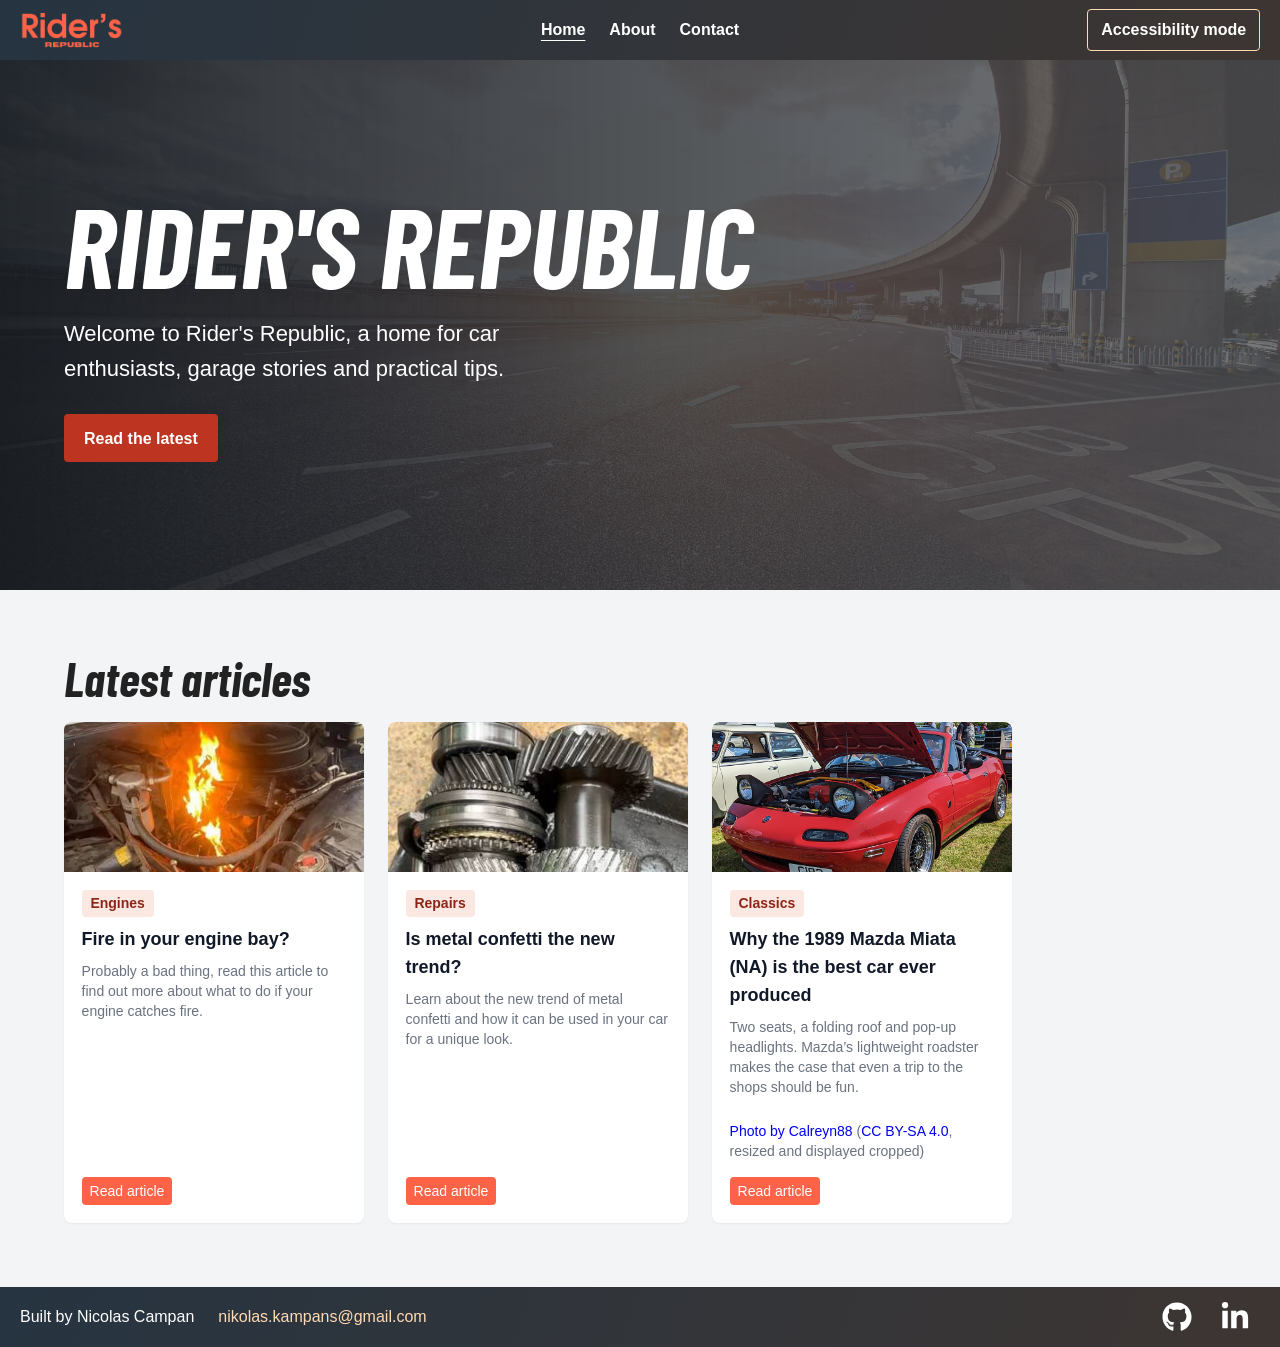
<file: index.html>
<!DOCTYPE html>

<html lang="en">

	<head>

		<link rel="stylesheet" href="assets/css/site.css">
		<script src="assets/js/accessibility.js" defer></script>
		<script src="assets/js/footer.js" defer></script>
		<meta charset="UTF-8">
		<meta name="viewport" content="width=device-width, initial-scale=1.0">

		<link rel="stylesheet" href="https://fonts.googleapis.com/css2?family=Barlow+Condensed:ital,wght@1,700&display=swap">

		<title>Rider's Republic</title> <!-- This is a title bar -->

	</head>

	<body>
		<header>
			<img src="assets/images/logo.png" alt="Riders Republic logo" class="logo">
			<nav aria-label="Main navigation">
				<a href="index.html" aria-current="page">Home</a>
				<a href="about.html">About</a>
				<a href="contact.html">Contact</a>
			</nav>
			<button type="button" class="accessibility-toggle" aria-pressed="false" hidden>Accessibility mode</button>
		</header>

		<main class="home-main">
			<section class="hero" aria-labelledby="home-title">
				<div class="page-width">
					<h1 id="home-title">Rider's Republic</h1>
					<p>Welcome to Rider's Republic, a home for car enthusiasts, garage stories and practical tips.</p>
					<a class="hero-button" href="#latest">Read the latest</a>
				</div>
			</section>

			<section class="page-width latest" id="latest" aria-labelledby="latest-title">
				<h2 id="latest-title">Latest articles</h2>
				<div class="cards">
					<div class="card"> <!-- From Uiverse.io by Yaya12085 -->
						<div class="image"> <img src="assets/images/engine-bay.jpeg" alt="Flames in a car's engine bay. Meme caption: Engine light came on, any idea what it is?"> </div>
						<div class="content">
							<span class="topic">Engines</span>
							<h2 class="title">
								Fire in your engine bay?
							</h2>

							<p class="desc">
								Probably a bad thing, read this article to find out more about what to do if your engine catches fire.
							</p>

							<a class="action" href="#">Read article</a>
						</div>
					</div>

					<div class="card"> <!-- From Uiverse.io by Yaya12085 -->
						<div class="image"> <img src="assets/images/metalconfetti.jpeg" alt="Damaged gearbox gears with chipped teeth and metal fragments"> </div>
						<div class="content">
							<span class="topic">Repairs</span>
							<h2 class="title">
								Is metal confetti the new trend?
							</h2>

							<p class="desc">
								Learn about the new trend of metal confetti and how it can be used in your car for a unique look.
							</p>

							<a class="action" href="#">Read article</a>
						</div>
					</div>

					<article class="card" id="miata-card">
						<!-- Photo credit: Calreyn88, https://commons.wikimedia.org/wiki/File:1989_Mazda_MX-5_1.6i.jpg (CC BY-SA 4.0, https://creativecommons.org/licenses/by-sa/4.0/) -->
						<div class="image">
							<img class="miata-photo" src="assets/images/mazda-miata-na.jpg" alt="Red first-generation Mazda MX-5 with its pop-up headlights raised and bonnet open">
						</div>
						<div class="content">
							<span class="topic">Classics</span>
							<h2 class="title">Why the 1989 Mazda Miata (NA) is the best car ever produced</h2>
							<p class="desc">Two seats, a folding roof and pop-up headlights. Mazda&rsquo;s lightweight roadster makes the case that even a trip to the shops should be fun.</p>
							<p class="desc"><a href="https://commons.wikimedia.org/wiki/File:1989_Mazda_MX-5_1.6i.jpg">Photo by Calreyn88</a> (<a href="https://creativecommons.org/licenses/by-sa/4.0/">CC BY-SA 4.0</a>, resized and displayed cropped)</p>
							<a class="action" href="mazda-miata.html">Read article</a>
						</div>
					</article>
				</div>
			</section>
		</main>

		<footer>
			<div class="footer-content">
				<p>Built by Nicolas Campan</p>
				<p><a href="mailto:nikolas.kampans@gmail.com">nikolas.kampans@gmail.com</a></p>
			</div>

			<a class="footer-commit" hidden></a>

			<div class="cardlink">
				<a class="social-link1"
					href="https://github.com/kampans/WebDev_Project_John"
					target="_blank"
					rel="noopener noreferrer"
					aria-label="Rider's Republic source code on GitHub (opens in a new tab)">
					<svg aria-hidden="true" focusable="false" xmlns="http://www.w3.org/2000/svg" fill="#fff" height="1em" viewBox="0 0 496 512"><path d="M165.9 397.4c0 2-2.3 3.6-5.2 3.6-3.3.3-5.6-1.3-5.6-3.6 0-2 2.3-3.6 5.2-3.6 3-.3 5.6 1.3 5.6 3.6zm-31.1-4.5c-.7 2 1.3 4.3 4.3 4.9 2.6 1 5.6 0 6.2-2s-1.3-4.3-4.3-5.2c-2.6-.7-5.5.3-6.2 2.3zm44.2-1.7c-2.9.7-4.9 2.6-4.6 4.9.3 2 2.9 3.3 5.9 2.6 2.9-.7 4.9-2.6 4.6-4.6-.3-1.9-3-3.2-5.9-2.9zM244.8 8C106.1 8 0 113.3 0 252c0 110.9 69.8 205.8 169.5 239.2 12.8 2.3 17.3-5.6 17.3-12.1 0-6.2-.3-40.4-.3-61.4 0 0-70 15-84.7-29.8 0 0-11.4-29.1-27.8-36.6 0 0-22.9-15.7 1.6-15.4 0 0 24.9 2 38.6 25.8 21.9 38.6 58.6 27.5 72.9 20.9 2.3-16 8.8-27.1 16-33.7-55.9-6.2-112.3-14.3-112.3-110.5 0-27.5 7.6-41.3 23.6-58.9-2.6-6.5-11.1-33.3 2.6-67.9 20.9-6.5 69 27 69 27 20-5.6 41.5-8.5 62.8-8.5s42.8 2.9 62.8 8.5c0 0 48.1-33.6 69-27 13.7 34.7 5.2 61.4 2.6 67.9 16 17.7 25.8 31.5 25.8 58.9 0 96.5-58.9 104.2-114.8 110.5 9.2 7.9 17 22.9 17 46.4 0 33.7-.3 75.4-.3 83.6 0 6.5 4.6 14.4 17.3 12.1C428.2 457.8 496 362.9 496 252 496 113.3 383.5 8 244.8 8zM97.2 352.9c-1.3 1-1 3.3.7 5.2 1.6 1.6 3.9 2.3 5.2 1 1.3-1 1-3.3-.7-5.2-1.6-1.6-3.9-2.3-5.2-1zm-10.8-8.1c-.7 1.3.3 2.9 2.3 3.9 1.6 1 3.6.7 4.3-.7.7-1.3-.3-2.9-2.3-3.9-2-.6-3.6-.3-4.3.7zm32.4 35.6c-1.6 1.3-1 4.3 1.3 6.2 2.3 2.3 5.2 2.6 6.5 1 1.3-1.3.7-4.3-1.3-6.2-2.2-2.3-5.2-2.6-6.5-1zm-11.4-14.7c-1.6 1-1.6 3.6 0 5.9 1.6 2.3 4.3 3.3 5.6 2.3 1.6-1.3 1.6-3.9 0-6.2-1.4-2.3-4-3.3-5.6-2z"></path></svg>
				</a>

				<a class="social-link2"
					href="https://www.linkedin.com/in/nicolas-campan-766263433/?isSelfProfile=true"
					target="_blank"
					rel="noopener noreferrer"
					aria-label="Nicolas Campan on LinkedIn (opens in a new tab)">
					<svg aria-hidden="true" focusable="false" xmlns="http://www.w3.org/2000/svg" height="1em" viewBox="0 0 448 512" fill="#fff"><path d="M100.28 448H7.4V148.9h92.88zM53.79 108.1C24.09 108.1 0 83.5 0 53.8a53.79 53.79 0 0 1 107.58 0c0 29.7-24.1 54.3-53.79 54.3zM447.9 448h-92.68V302.4c0-34.7-.7-79.2-48.29-79.2-48.29 0-55.69 37.7-55.69 76.7V448h-92.78V148.9h89.08v40.8h1.3c12.4-23.5 42.69-48.3 87.88-48.3 94 0 111.28 61.9 111.28 142.3V448z"></path></svg>
				</a>
			</div>
		</footer>

	</body>

</html>
</file>
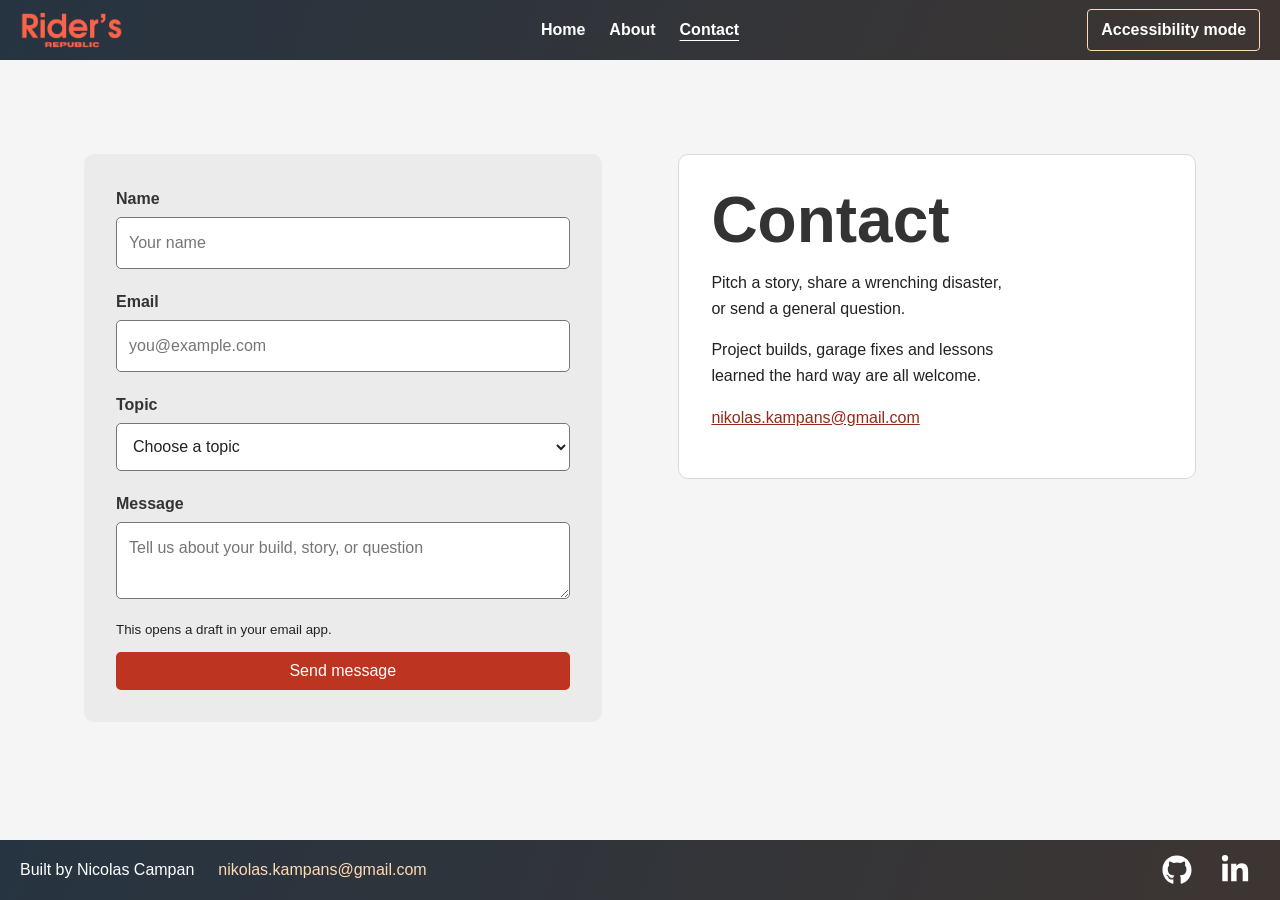
<file: contact.html>
<!DOCTYPE html>

<html lang="en">

	<head>
		<link rel="stylesheet" href="assets/css/site.css">
		<script src="assets/js/accessibility.js" defer></script>
		<script src="assets/js/footer.js" defer></script>
		<script src="assets/js/contact.js" defer></script>
		<meta charset="UTF-8">
		<meta name="viewport" content="width=device-width, initial-scale=1.0">
		<title>Contact | Rider's Republic</title>

	</head>

	<body class="contact-page">

		<header>

			<img src="assets/images/logo.png" alt="Riders Republic logo" class="logo">
			<nav aria-label="Main navigation">
				<a href="index.html">Home</a>
				<a href="about.html">About</a>
				<a href="contact.html" aria-current="page">Contact</a>
			</nav>
			<button type="button" class="accessibility-toggle" aria-pressed="false" hidden>Accessibility mode</button>

		</header>

		<main class="page-width contact-layout">
			<section class="contact-intro" aria-labelledby="contact-title">
				<h1 id="contact-title">Contact</h1>
				<p>Pitch a story, share a wrenching disaster, or send a general question.</p>
				<p>Project builds, garage fixes and lessons learned the hard way are all welcome.</p>
				<p><a href="mailto:nikolas.kampans@gmail.com">nikolas.kampans@gmail.com</a></p>
			</section>

			<div class="contact-form">
				<form action="mailto:nikolas.kampans@gmail.com" method="post" enctype="text/plain" aria-describedby="contact-hint">
					<label for="name">Name</label>
					<input type="text" id="name" name="name" autocomplete="name" placeholder="Your name" required>

					<label for="email">Email</label>
					<input type="email" id="email" name="email" autocomplete="email" placeholder="you@example.com" required>

					<label for="topic">Topic</label>
					<select id="topic" name="topic" required>
						<option value="">Choose a topic</option>
						<option>Submission</option>
						<option>General question</option>
					</select>

					<label for="message">Message</label>
					<textarea id="message" name="message" placeholder="Tell us about your build, story, or question" required></textarea>

					<small id="contact-hint">This opens a draft in your email app.</small>
					<button type="submit">Send message</button>
					<div class="contact-status" role="status"></div>
				</form>
			</div>
		</main>
		<footer>
			<div class="footer-content">
				<p>Built by Nicolas Campan</p>
				<p><a href="mailto:nikolas.kampans@gmail.com">nikolas.kampans@gmail.com</a></p>
			</div>

			<a class="footer-commit" hidden></a>

			<div class="cardlink">
				<a class="social-link1"
					href="https://github.com/kampans/WebDev_Project_John"
					target="_blank"
					rel="noopener noreferrer"
					aria-label="Rider's Republic source code on GitHub (opens in a new tab)">
					<svg aria-hidden="true" focusable="false" xmlns="http://www.w3.org/2000/svg" fill="#fff" height="1em" viewBox="0 0 496 512"><path d="M165.9 397.4c0 2-2.3 3.6-5.2 3.6-3.3.3-5.6-1.3-5.6-3.6 0-2 2.3-3.6 5.2-3.6 3-.3 5.6 1.3 5.6 3.6zm-31.1-4.5c-.7 2 1.3 4.3 4.3 4.9 2.6 1 5.6 0 6.2-2s-1.3-4.3-4.3-5.2c-2.6-.7-5.5.3-6.2 2.3zm44.2-1.7c-2.9.7-4.9 2.6-4.6 4.9.3 2 2.9 3.3 5.9 2.6 2.9-.7 4.9-2.6 4.6-4.6-.3-1.9-3-3.2-5.9-2.9zM244.8 8C106.1 8 0 113.3 0 252c0 110.9 69.8 205.8 169.5 239.2 12.8 2.3 17.3-5.6 17.3-12.1 0-6.2-.3-40.4-.3-61.4 0 0-70 15-84.7-29.8 0 0-11.4-29.1-27.8-36.6 0 0-22.9-15.7 1.6-15.4 0 0 24.9 2 38.6 25.8 21.9 38.6 58.6 27.5 72.9 20.9 2.3-16 8.8-27.1 16-33.7-55.9-6.2-112.3-14.3-112.3-110.5 0-27.5 7.6-41.3 23.6-58.9-2.6-6.5-11.1-33.3 2.6-67.9 20.9-6.5 69 27 69 27 20-5.6 41.5-8.5 62.8-8.5s42.8 2.9 62.8 8.5c0 0 48.1-33.6 69-27 13.7 34.7 5.2 61.4 2.6 67.9 16 17.7 25.8 31.5 25.8 58.9 0 96.5-58.9 104.2-114.8 110.5 9.2 7.9 17 22.9 17 46.4 0 33.7-.3 75.4-.3 83.6 0 6.5 4.6 14.4 17.3 12.1C428.2 457.8 496 362.9 496 252 496 113.3 383.5 8 244.8 8zM97.2 352.9c-1.3 1-1 3.3.7 5.2 1.6 1.6 3.9 2.3 5.2 1 1.3-1 1-3.3-.7-5.2-1.6-1.6-3.9-2.3-5.2-1zm-10.8-8.1c-.7 1.3.3 2.9 2.3 3.9 1.6 1 3.6.7 4.3-.7.7-1.3-.3-2.9-2.3-3.9-2-.6-3.6-.3-4.3.7zm32.4 35.6c-1.6 1.3-1 4.3 1.3 6.2 2.3 2.3 5.2 2.6 6.5 1 1.3-1.3.7-4.3-1.3-6.2-2.2-2.3-5.2-2.6-6.5-1zm-11.4-14.7c-1.6 1-1.6 3.6 0 5.9 1.6 2.3 4.3 3.3 5.6 2.3 1.6-1.3 1.6-3.9 0-6.2-1.4-2.3-4-3.3-5.6-2z"></path></svg>
				</a>

				<a class="social-link2"
					href="https://www.linkedin.com/in/nicolas-campan-766263433/?isSelfProfile=true"
					target="_blank"
					rel="noopener noreferrer"
					aria-label="Nicolas Campan on LinkedIn (opens in a new tab)">
					<svg aria-hidden="true" focusable="false" xmlns="http://www.w3.org/2000/svg" height="1em" viewBox="0 0 448 512" fill="#fff"><path d="M100.28 448H7.4V148.9h92.88zM53.79 108.1C24.09 108.1 0 83.5 0 53.8a53.79 53.79 0 0 1 107.58 0c0 29.7-24.1 54.3-53.79 54.3zM447.9 448h-92.68V302.4c0-34.7-.7-79.2-48.29-79.2-48.29 0-55.69 37.7-55.69 76.7V448h-92.78V148.9h89.08v40.8h1.3c12.4-23.5 42.69-48.3 87.88-48.3 94 0 111.28 61.9 111.28 142.3V448z"></path></svg>
				</a>
			</div>
		</footer>

	</body>

</html>
</file>
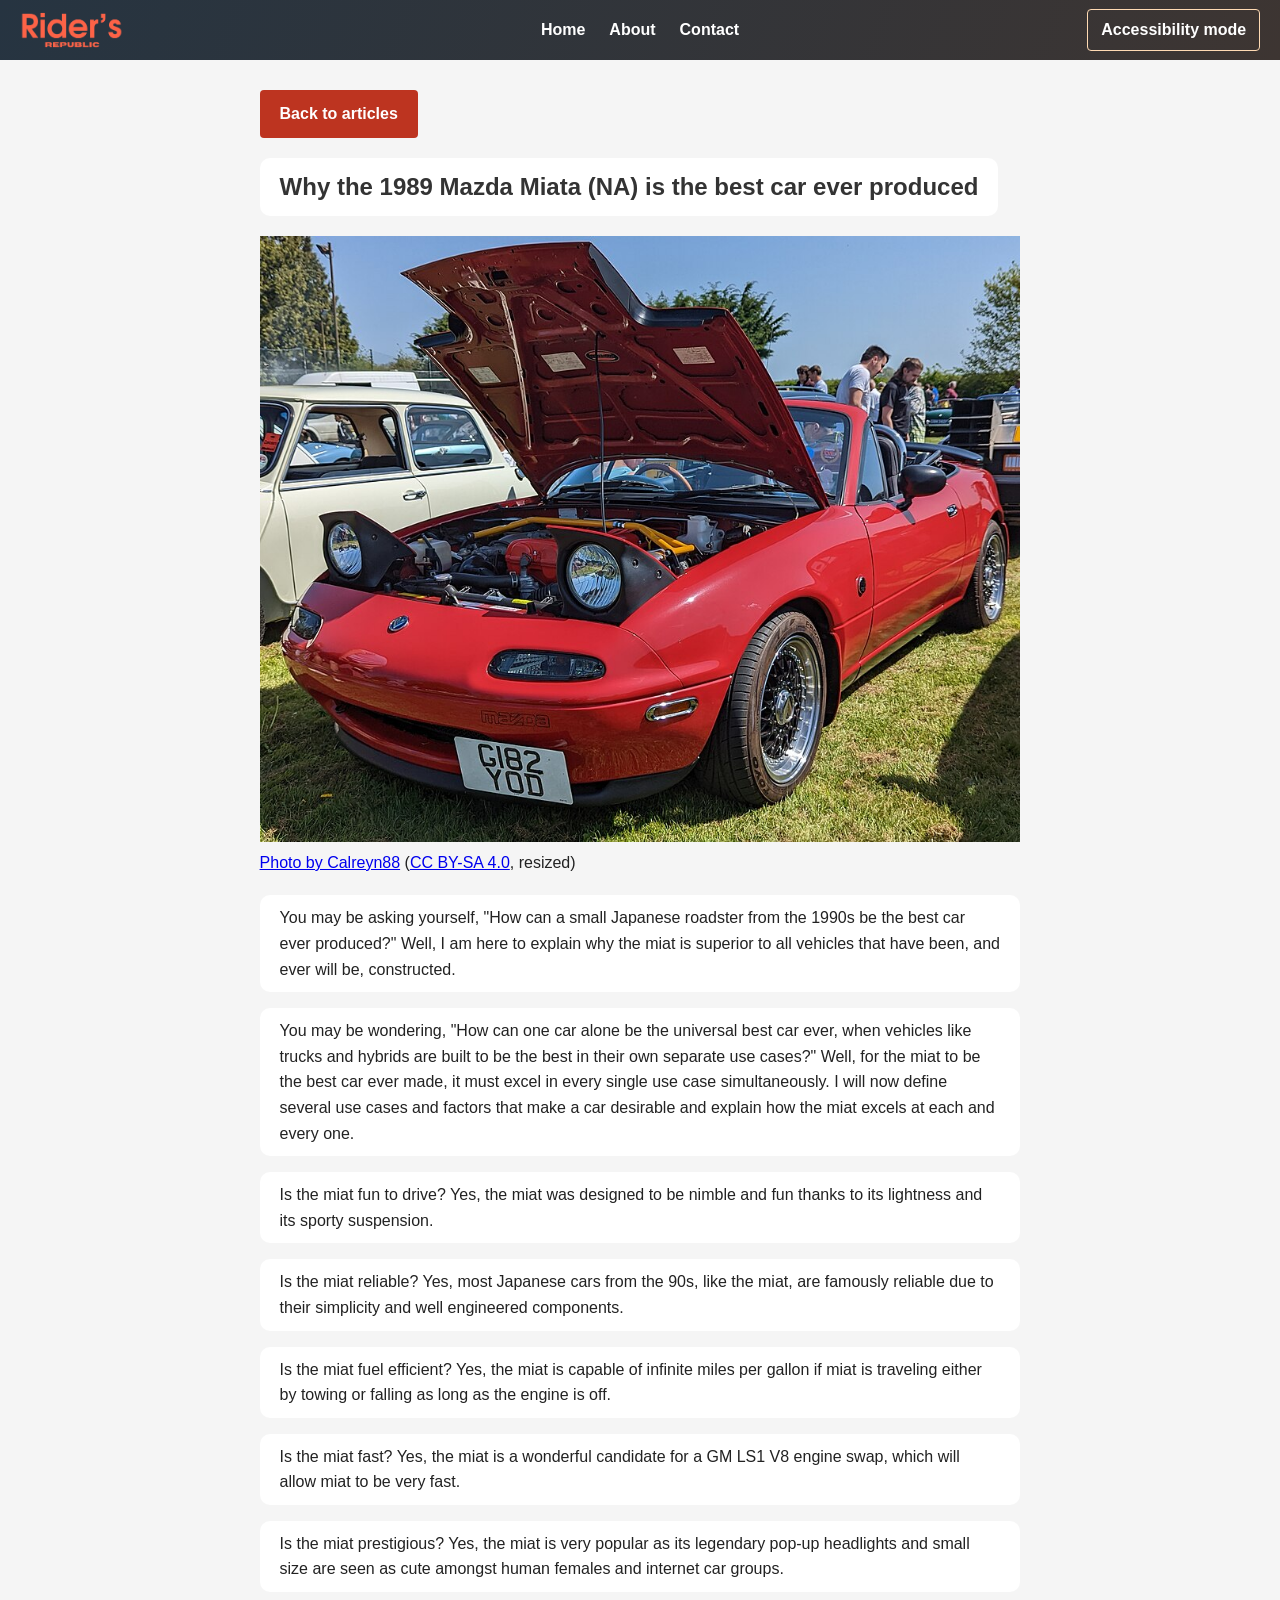
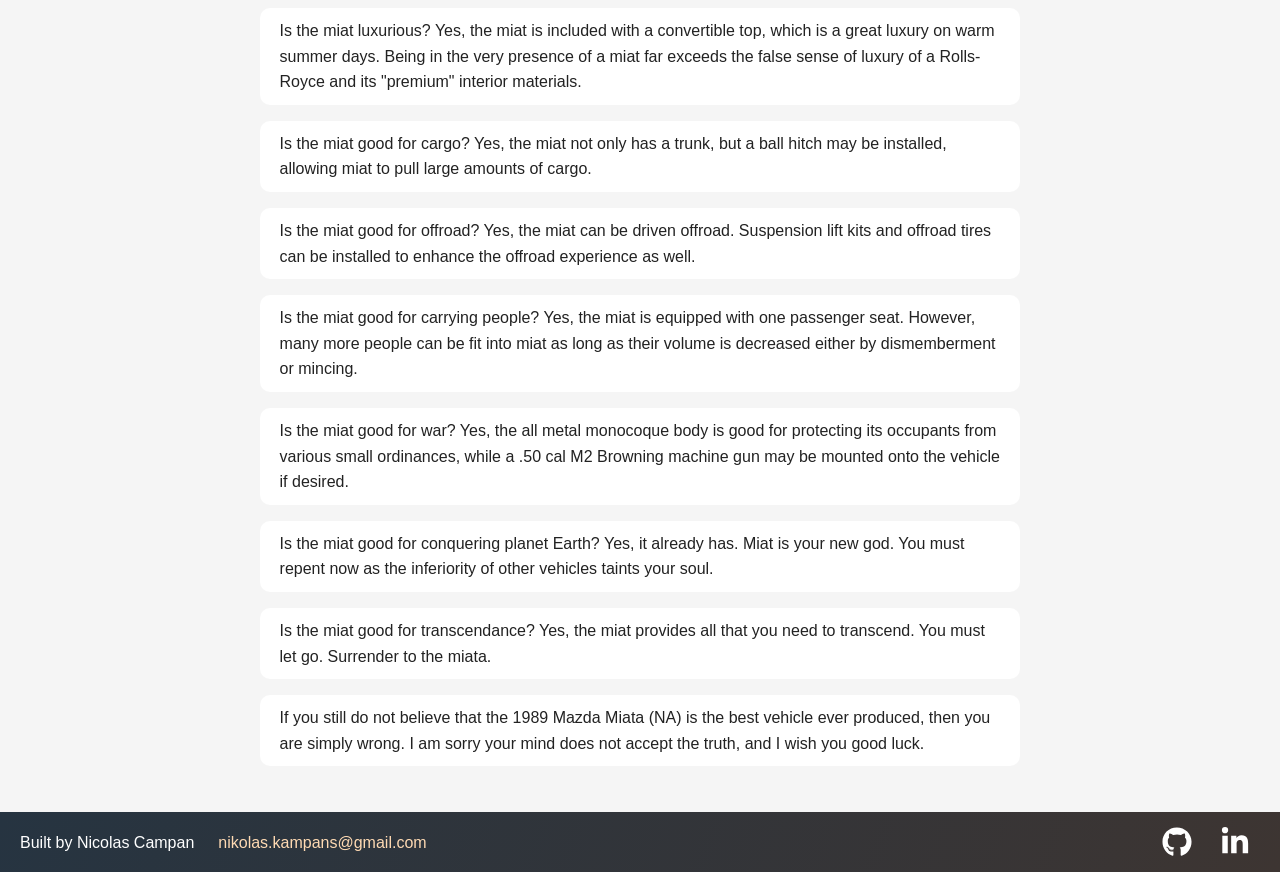
<file: mazda-miata.html>
<!DOCTYPE html>
<html lang="en">
	<head>
		<meta charset="UTF-8">
		<meta name="viewport" content="width=device-width, initial-scale=1.0">
		<link rel="stylesheet" href="assets/css/site.css">
		<script src="assets/js/accessibility.js" defer></script>
		<script src="assets/js/footer.js" defer></script>
		<title>Why the 1989 Mazda Miata (NA) is the best car ever produced</title>
	</head>
	<body>
		<header>
			<img src="assets/images/logo.png" alt="Riders Republic logo" class="logo">
			<nav aria-label="Main navigation">
				<a href="index.html">Home</a>
				<a href="about.html">About</a>
				<a href="contact.html">Contact</a>
			</nav>
			<button type="button" class="accessibility-toggle" aria-pressed="false" hidden>Accessibility mode</button>
		</header>
		<main class="miata-article">
			<a class="hero-button" href="index.html#miata-card">Back to articles</a>
			<article>
				<h1>Why the 1989 Mazda Miata (NA) is the best car ever produced</h1>
				<figure class="article-photo">
					<img src="assets/images/mazda-miata-na.jpg" width="960" height="764" alt="Red first-generation Mazda MX-5 with its pop-up headlights raised and bonnet open">
					<figcaption><a href="https://commons.wikimedia.org/wiki/File:1989_Mazda_MX-5_1.6i.jpg">Photo by Calreyn88</a> (<a href="https://creativecommons.org/licenses/by-sa/4.0/">CC BY-SA 4.0</a>, resized)</figcaption>
				</figure>
				<p>You may be asking yourself, "How can a small Japanese roadster from the 1990s be the best car ever produced?" Well, I am here to explain why the miat is superior to all vehicles that have been, and ever will be, constructed.</p>
				<p>You may be wondering, "How can one car alone be the universal best car ever, when vehicles like trucks and hybrids are built to be the best in their own separate use cases?" Well, for the miat to be the best car ever made, it must excel in every single use case simultaneously. I will now define several use cases and factors that make a car desirable and explain how the miat excels at each and every one.</p>
				<p>Is the miat fun to drive? Yes, the miat was designed to be nimble and fun thanks to its lightness and its sporty suspension.</p>
				<p>Is the miat reliable? Yes, most Japanese cars from the 90s, like the miat, are famously reliable due to their simplicity and well engineered components.</p>
				<p>Is the miat fuel efficient? Yes, the miat is capable of infinite miles per gallon if miat is traveling either by towing or falling as long as the engine is off.</p>
				<p>Is the miat fast? Yes, the miat is a wonderful candidate for a GM LS1 V8 engine swap, which will allow miat to be very fast.</p>
				<p>Is the miat prestigious? Yes, the miat is very popular as its legendary pop-up headlights and small size are seen as cute amongst human females and internet car groups.</p>
				<p>Is the miat luxurious? Yes, the miat is included with a convertible top, which is a great luxury on warm summer days. Being in the very presence of a miat far exceeds the false sense of luxury of a Rolls-Royce and its "premium" interior materials.</p>
				<p>Is the miat good for cargo? Yes, the miat not only has a trunk, but a ball hitch may be installed, allowing miat to pull large amounts of cargo.</p>
				<p>Is the miat good for offroad? Yes, the miat can be driven offroad. Suspension lift kits and offroad tires can be installed to enhance the offroad experience as well.</p>
				<p>Is the miat good for carrying people? Yes, the miat is equipped with one passenger seat. However, many more people can be fit into miat as long as their volume is decreased either by dismemberment or mincing.</p>
				<p>Is the miat good for war? Yes, the all metal monocoque body is good for protecting its occupants from various small ordinances, while a .50 cal M2 Browning machine gun may be mounted onto the vehicle if desired.</p>
				<p>Is the miat good for conquering planet Earth? Yes, it already has. Miat is your new god. You must repent now as the inferiority of other vehicles taints your soul.</p>
				<p>Is the miat good for transcendance? Yes, the miat provides all that you need to transcend. You must let go. Surrender to the miata.</p>
				<p>If you still do not believe that the 1989 Mazda Miata (NA) is the best vehicle ever produced, then you are simply wrong. I am sorry your mind does not accept the truth, and I wish you good luck.</p>
			</article>
		</main>
		<footer>
			<div class="footer-content">
				<p>Built by Nicolas Campan</p>
				<p><a href="mailto:nikolas.kampans@gmail.com">nikolas.kampans@gmail.com</a></p>
			</div>

			<a class="footer-commit" hidden></a>

			<div class="cardlink">
				<a class="social-link1"
					href="https://github.com/kampans/WebDev_Project_John"
					target="_blank"
					rel="noopener noreferrer"
					aria-label="Rider's Republic source code on GitHub (opens in a new tab)">
					<svg aria-hidden="true" focusable="false" xmlns="http://www.w3.org/2000/svg" fill="#fff" height="1em" viewBox="0 0 496 512"><path d="M165.9 397.4c0 2-2.3 3.6-5.2 3.6-3.3.3-5.6-1.3-5.6-3.6 0-2 2.3-3.6 5.2-3.6 3-.3 5.6 1.3 5.6 3.6zm-31.1-4.5c-.7 2 1.3 4.3 4.3 4.9 2.6 1 5.6 0 6.2-2s-1.3-4.3-4.3-5.2c-2.6-.7-5.5.3-6.2 2.3zm44.2-1.7c-2.9.7-4.9 2.6-4.6 4.9.3 2 2.9 3.3 5.9 2.6 2.9-.7 4.9-2.6 4.6-4.6-.3-1.9-3-3.2-5.9-2.9zM244.8 8C106.1 8 0 113.3 0 252c0 110.9 69.8 205.8 169.5 239.2 12.8 2.3 17.3-5.6 17.3-12.1 0-6.2-.3-40.4-.3-61.4 0 0-70 15-84.7-29.8 0 0-11.4-29.1-27.8-36.6 0 0-22.9-15.7 1.6-15.4 0 0 24.9 2 38.6 25.8 21.9 38.6 58.6 27.5 72.9 20.9 2.3-16 8.8-27.1 16-33.7-55.9-6.2-112.3-14.3-112.3-110.5 0-27.5 7.6-41.3 23.6-58.9-2.6-6.5-11.1-33.3 2.6-67.9 20.9-6.5 69 27 69 27 20-5.6 41.5-8.5 62.8-8.5s42.8 2.9 62.8 8.5c0 0 48.1-33.6 69-27 13.7 34.7 5.2 61.4 2.6 67.9 16 17.7 25.8 31.5 25.8 58.9 0 96.5-58.9 104.2-114.8 110.5 9.2 7.9 17 22.9 17 46.4 0 33.7-.3 75.4-.3 83.6 0 6.5 4.6 14.4 17.3 12.1C428.2 457.8 496 362.9 496 252 496 113.3 383.5 8 244.8 8zM97.2 352.9c-1.3 1-1 3.3.7 5.2 1.6 1.6 3.9 2.3 5.2 1 1.3-1 1-3.3-.7-5.2-1.6-1.6-3.9-2.3-5.2-1zm-10.8-8.1c-.7 1.3.3 2.9 2.3 3.9 1.6 1 3.6.7 4.3-.7.7-1.3-.3-2.9-2.3-3.9-2-.6-3.6-.3-4.3.7zm32.4 35.6c-1.6 1.3-1 4.3 1.3 6.2 2.3 2.3 5.2 2.6 6.5 1 1.3-1.3.7-4.3-1.3-6.2-2.2-2.3-5.2-2.6-6.5-1zm-11.4-14.7c-1.6 1-1.6 3.6 0 5.9 1.6 2.3 4.3 3.3 5.6 2.3 1.6-1.3 1.6-3.9 0-6.2-1.4-2.3-4-3.3-5.6-2z"></path></svg>
				</a>

				<a class="social-link2"
					href="https://www.linkedin.com/in/nicolas-campan-766263433/?isSelfProfile=true"
					target="_blank"
					rel="noopener noreferrer"
					aria-label="Nicolas Campan on LinkedIn (opens in a new tab)">
					<svg aria-hidden="true" focusable="false" xmlns="http://www.w3.org/2000/svg" height="1em" viewBox="0 0 448 512" fill="#fff"><path d="M100.28 448H7.4V148.9h92.88zM53.79 108.1C24.09 108.1 0 83.5 0 53.8a53.79 53.79 0 0 1 107.58 0c0 29.7-24.1 54.3-53.79 54.3zM447.9 448h-92.68V302.4c0-34.7-.7-79.2-48.29-79.2-48.29 0-55.69 37.7-55.69 76.7V448h-92.78V148.9h89.08v40.8h1.3c12.4-23.5 42.69-48.3 87.88-48.3 94 0 111.28 61.9 111.28 142.3V448z"></path></svg>
				</a>
			</div>
		</footer>
	</body>
</html>
</file>
<file: assets/css/site.css>
/*body {
	font-family: 'Tangerine', serif;
	font-size: 48px; // This is calling google api fonts, its a god awful font so dont use it
	text-shadow: 4px 4px 4px #aaa;
}*/

*, *::before, *::after {
	box-sizing: border-box;
}

main h1,
main h2,
main p,
main details {
	background-color: #ffffffff;
	padding: 10px 20px;
	border-radius: 10px;
	width: fit-content;
}

.accessibility-mode main :where(p, details) {
	font-size: 1.25rem;
}

body {
	font-family: Arial, Helvetica, sans-serif;
	margin: 0;
	background-color: #f5f5f5;
	color: #222;
	line-height: 1.6;
	display: flex; /* This makes the body a flex container */
	flex-direction: column; /* This stacks the children vertically */
	min-height: 100vh; /* This ensures the body takes at least the full height of the viewport */
}

header,
footer {
	--bar-accent: #ffdab3;
	background: linear-gradient(110deg, #263441, #3d3532);
	display: flex;
	align-items: center;
	min-height: 60px;
	padding: 5px 20px;
}

header {
	display: grid;
	grid-template-columns: minmax(0, 1fr) auto minmax(0, 1fr);
	gap: 1rem 2rem;
}

nav a[aria-current="page"] {
	text-decoration: underline;
	text-underline-offset: 0.3em;
}

.logo {
	height: 44px;
	width: auto;
	margin: 0;
}

header nav {
	grid-column: 2;
	display: flex;
	justify-content: center;
	flex-wrap: wrap;
	align-items: center;
	gap: 0.75rem 1.5rem;
}

nav a {
	color: #fff;
	text-decoration: none;
	font-weight: bold;
	transition: transform 160ms ease;
}

nav a:hover {
	color: var(--bar-accent);
	transform: scale(1.1);
}

.accessibility-toggle {
	grid-column: 3;
	justify-self: end;
	padding: 0.45rem 0.8rem;
	border: 1px solid var(--bar-accent);
	border-radius: 0.25rem;
	background: transparent;
	color: #fff;
	font: inherit;
	font-weight: 700;
	cursor: pointer;
}

.accessibility-toggle:hover {
	background: #50443d;
}

.accessibility-toggle[aria-pressed="true"] {
	border-color: var(--bar-accent);
	background: var(--bar-accent);
	color: #3d3532;
}

.accessibility-toggle:focus-visible,
.accessibility-mode :is(a, button, summary, input, select, textarea):focus-visible {
	outline: 3px solid #8e2415;
	outline-offset: 3px;
	box-shadow: 0 0 0 3px #fff;
}

.accessibility-mode :is(nav a, .cardlink a) {
	transition: none;
}

.accessibility-mode :is(nav a, .cardlink a):hover {
	animation: none;
	transform: none;
}

.hero-button,
.action,
.contact-form button[type="submit"] {
	transition: background-color 200ms ease;
}

@media (prefers-reduced-motion: reduce) {
	nav a,
	.hero-button,
	.action,
	.contact-form button[type="submit"] {
		transition: none;
	}
}

h1, h2 {
	color: #333;
}

main {
	padding: 0 20px;
	margin: 30px;
	flex: 1; /* This allows the main content to take up available space */
}

img {
	max-width: 100%;
	height: auto;
	display: block;
	margin: 20px 0;
}

footer {
	color: #fff;
	text-align: left;
	display: grid;
	grid-template-columns: minmax(0, 1fr) minmax(0, 24%) minmax(0, 1fr);
	column-gap: 1rem;
}

.footer-commit {
	grid-column: 2;
	margin: 0;
	color: #a7a09c;
	font-size: 0.8125em;
	text-align: center;
	text-decoration: none;
	overflow-wrap: anywhere;
}

.footer-commit:is(:hover, :focus-visible) {
	text-decoration: underline;
	text-underline-offset: 0.2em;
}

.footer-content {
	display: flex;
	flex-wrap: wrap;
	align-items: center;
	gap: 0.25rem 24px;
	overflow-wrap: anywhere;
}

.footer-content p {
	margin: 0;
}

.contact-layout {
	display: grid;
	grid-template-columns: repeat(2, minmax(0, 1fr));
	grid-template-areas: "form intro";
	align-content: start;
	align-items: start;
	gap: clamp(1.5rem, 6vw, 5rem);
	margin-inline: auto;
	padding-block: clamp(1.5rem, 5vw, 4rem);
}

.contact-intro {
	grid-area: intro;
	background-color: #fff;
	border: 1px solid #d6d9df;
}

.contact-intro :is(h1, p) {
	width: auto;
	padding: 0;
	background: transparent;
}

.contact-intro h1 {
	margin: 0 0 1rem;
	font-size: clamp(2.5rem, 6vw, 4rem);
	line-height: 1.05;
}

.contact-intro p {
	max-width: 34ch;
}

.contact-intro a {
	color: #962817;
	text-decoration: underline;
}

.contact-form {
	grid-area: form;
	min-width: 0;
	background-color: #ecebeb;
}

.contact-form,
.contact-intro {
	padding: clamp(1rem, 3vw, 2rem);
	border-radius: 10px;
}

.contact-form form {
	display: flex;
	flex-direction: column;
	flex: 1;
}

.contact-form label {
	color: #333;
	margin-bottom: 0.35rem;
	font-weight: 700;
}

.contact-form textarea {
	resize: vertical;
	min-height: 9rem;
}

.contact-form :is(input, select, textarea) {
	min-height: 3rem;
	padding: 0.75rem;
	font: inherit;
	color: #222;
	background: #fff;
	border: 1px solid #767676;
	border-radius: 5px;
	margin-bottom: 20px;
}

.contact-form button[type="submit"] {
	background-color: #bd3420;
	color: #fff;
	border: none;
	border-radius: 5px;
	padding: 10px 20px;
	font-size: 16px;
	cursor: pointer;
	margin-top: 0.75rem;
}

.contact-form button[type="submit"]:hover,
.contact-form button[type="submit"]:focus-visible {
	background-color: #b93822;
}

.accessibility-mode nav a,
.accessibility-mode .contact-form {
	font-size: 1.2rem;
}

.accessibility-mode .contact-form :is(input, select, textarea) {
	border: 2px solid #333;
}

.accessibility-mode footer {
	font-size: 1.25rem;
}

.accessibility-mode .contact-form button[type="submit"] {
	font-size: 20px;
}

footer a[href^="mailto:"] {
	color: var(--bar-accent);
	text-decoration: none;
}

a[href^="mailto:"]:hover {
	text-decoration: underline;
}

/* From Uiverse.io by ahmed150up2 */
.cardlink {
	display: flex;
	grid-column: 3;
	justify-self: end;
	gap: 8px;
}

.cardlink .social-link1,
.cardlink .social-link2 {
	display: flex;
	align-items: center;
	justify-content: center;
	width: 50px;
	height: 50px;
	color: whitesmoke;
	text-decoration: none;
	border-radius: 50%;
}

.cardlink svg {
	width: 60%;
	height: 60%;
	cursor: pointer;
}

.cardlink .social-link1:hover {
	background-color: #1a1e22;
}

.cardlink .social-link2:hover {
	background-color: #0a66c2;
}

@media (hover: hover) and (prefers-reduced-motion: no-preference) {
	:root:not(.accessibility-mode) footer :is(.footer-content p, .footer-commit, .cardlink a) {
		transition: transform 160ms ease, background-color 160ms ease;
	}

	:root:not(.accessibility-mode) footer :is(.footer-content p, .footer-commit, .cardlink a):hover {
		transform: scale(1.05);
	}
}

@media (max-width: 767px) {
	header {
		grid-template-columns: 1fr auto;
		gap: 0.5rem 1rem;
	}

	.accessibility-toggle {
		grid-column: 2;
		grid-row: 1;
	}

	.logo {
		margin: 5px 0;
	}

	header nav {
		grid-column: 1 / -1;
		grid-row: 2;
		gap: 0.75rem 1rem;
		padding: 6px 0;
	}

	main {
		margin: 20px 0;
		padding: 0 12px;
		min-width: 0;
		overflow-wrap: anywhere;
	}

	main div[style*="margin-left"] {
		margin-left: 0 !important;
	}

	.contact-layout {
		grid-template-columns: 1fr;
		grid-template-areas: "intro" "form";
	}

	footer, .footer-content {
		flex-direction: column;
		align-items: flex-start;
		gap: 12px;
	}

	footer {
		display: flex;
		padding: 16px 12px;
		overflow-wrap: anywhere;
	}

	.footer-commit {
		align-self: center;
	}
}

.page-width {
	width: min(100% - 2rem, 72rem);
	margin-inline: auto;
}

.home-main {
	margin: 0;
	padding: 0;
	background: #f3f4f6;
}

.hero {
	padding-block: clamp(4rem, 10vw, 8rem);
	background: linear-gradient(90deg, rgba(10, 14, 20, 0.88), rgba(10, 14, 20, 0.54)),
		#181f29 url('../images/background.jpg') center / cover no-repeat;
	color: #fff;
}

.hero h1,
.hero p,
.latest > h2 {
	margin: 0;
	padding: 0;
	width: auto;
	color: inherit;
	background: transparent;
}

.hero h1,
.latest > h2 {
	font-family: "Barlow Condensed", "Arial Narrow", Arial, sans-serif;
	font-style: italic;
	font-weight: 700;
	line-height: 1;
}

.hero h1 {
	font-size: clamp(3rem, 9vw, 7rem);
	text-transform: uppercase;
}

.hero p {
	max-width: 32rem;
	margin-block: 1rem 1.75rem;
	font-size: clamp(1.125rem, 2.5vw, 1.375rem);
}

.hero-button {
	display: inline-block;
	padding: 0.7rem 1.25rem;
	border-radius: 0.25rem;
	background: #bd3420;
	color: #fff;
	font-weight: 700;
	text-decoration: none;
}

.hero-button:hover,
.hero-button:focus-visible {
	background-color: #9f2818;
}

.hero-button:focus-visible {
	outline: 2px solid #fff;
	outline-offset: 4px;
}

.latest {
	padding-block: clamp(2rem, 5vw, 4rem);
}

.latest > h2 {
	font-size: clamp(2rem, 5vw, 3rem);
}

.accessibility-mode .hero {
	background-image: linear-gradient(rgba(10, 14, 20, 0.86), rgba(10, 14, 20, 0.86)),
		url('../images/background.jpg');
}

.accessibility-mode .hero-button {
	font-size: 1.125rem;
}

.accessibility-mode .hero p {
	font-size: 1.5rem;
}

.image {
	overflow: hidden;
}

.card:first-child .image img {
	transform: scale(1.03);
} /* For the first card, scale the image bigger to make it fit */

.cards {
	display: flex;
	flex-wrap: wrap;
	gap: 24px;
	justify-content: flex-start;
	margin-top: 20px;
	align-items: stretch;
}

.card {
	max-width: 300px;
	border-radius: 0.5rem;
	overflow: hidden;
	background-color: #fff;
	box-shadow: 0 1px 2px 0 rgba(0, 0, 0, 0.05);
	display: flex;
	flex-direction: column;
	flex: 1; /* allows the card to grow and fill the available space */
	padding: 0;
}

.card a {
	text-decoration: none
}

.content {
	display: flex;
	flex-direction: column;
	flex: 1;              /* makes .content fill the space under the image */
	padding: 1.1rem;
}

.image {
	height: 150px;
	margin: 0;
	padding: 0;
}

.image img {
	display: block;
	width: 100%;
	height: 100%;
	margin: 0;
	padding: 0;
	border: 0;
	max-width: none;
	object-fit: cover;
	object-position: center 25%;
}

.card .title {
	margin: 0;
	color: #111827;
	font-size: 1.125rem;
	line-height: 1.75rem;
	font-weight: 600;
}

.desc {
	margin-top: 0.5rem;
	color: #6B7280;
	font-size: 0.875rem;
	line-height: 1.25rem;
	margin-bottom: 1rem;
}

.action {
	display: inline-flex;
	margin-top: auto;
	color: #ffffff;
	font-size: 0.875rem;
	line-height: 1.25rem;
	font-weight: 500;
	gap: 0.25rem;
	background-color: #ff6347;
	padding: 4px 8px;
	border-radius: 4px;
	align-self: flex-start;
}

.action:hover,
.action:focus-visible {
	background-color: #b93822;
}

.card h2, .card p {
	background-color: transparent;
	border: none;
	padding: 0;
	border-radius: 0;
	width: auto;
}

.topic {
	align-self: flex-start;
	margin-bottom: 0.5rem;
	font-size: 0.875rem;
	padding: 0.15rem 0.55rem;
	border-radius: 0.25rem;
	background: #fce8e3;
	color: #8e2415;
	font-weight: 700;
}

.accessibility-mode .card {
	border: 2px solid #333;
}

.accessibility-mode .topic {
	font-size: 1rem;
}

.accessibility-mode .card .title {
	font-size: 1.75rem;
}

.accessibility-mode .card .desc {
	font-size: 1.125rem;
}

.accessibility-mode .action {
	background-color: #bd3420;
	font-size: 1.125rem;
	line-height: 1.4;
}

.accessibility-mode .contact-form :is(input, select, textarea),
.accessibility-mode .accessibility-toggle {
	font-size: 1.125rem;
}

.accessibility-mode .contact-form button[type="submit"] {
	background-color: #bd3420;
}

.accessibility-mode :is(.action, .contact-form button[type="submit"]):is(:hover, :focus-visible) {
	background-color: #9f2818;
}

@media (max-width: 767px) {
	.cards {
		flex-direction: column;
	}

	.card {
		flex: none;
		width: 100%;
		max-width: none;
		min-width: 0;
	}
}

.miata-article {
	width: min(100% - 2rem, 90ch);
	margin-inline: auto;
}

.image img.miata-photo {
	object-position: center 63%;
}

.article-photo {
	margin: 1.25rem 0;
}

.article-photo img {
	margin: 0 0 0.5rem;
}

.about-main {
	width: min(100%, 44rem);
	margin-inline: auto;
	padding-block: clamp(1rem, 4vw, 3rem);
}

.about-main :is(h1, p) {
	width: auto;
	padding: 0;
	background: transparent;
}

.about-main h1 {
	margin: 0 0 1rem;
	font-size: clamp(2.5rem, 6vw, 4rem);
	line-height: 1.05;
}

.about-main p {
	margin: 0 0 1rem;
}

.about-main a {
	color: #962817;
	font-weight: 700;
	text-underline-offset: 0.18em;
}

.about-main a:hover {
	color: #bd3420;
}

.about-bio,
.about-disclosure {
	border: 1px solid #b8a49e;
	border-radius: 10px;
	background: #fff;
}

.about-bio {
	display: grid;
	grid-template-columns: minmax(0, 3fr) minmax(0, 2fr);
	align-items: center;
	gap: 1.25rem;
	padding: clamp(1rem, 3vw, 1.75rem);
}

.about-bio p:last-child {
	margin-bottom: 0;
}

.about-bio img {
	width: 100%;
	margin: 0;
	border-radius: 0.5rem;
}

@media (max-width: 560px) {
	.about-bio {
		grid-template-columns: 1fr;
	}
}

.about-disclosure {
	width: auto;
	margin-block: 1.5rem;
	padding: 0;
}

.about-disclosure summary {
	padding: 0.85rem 1rem;
	color: #962817;
	border-radius: inherit;
	font-weight: 700;
	cursor: pointer;
}

.about-disclosure-content {
	padding: 0 1rem 1rem;
}

.about-disclosure ul {
	margin: 0 0 1rem;
	padding-inline-start: 1.5rem;
}

.about-disclosure figure {
	margin: 0;
}

.about-disclosure img {
	margin: 0 0 0.5rem;
	border-radius: 0.5rem;
}

.wd40-photo img {
	width: min(100%, 14rem);
}

@keyframes about-disclosure-reveal {
	from {
		opacity: 0;
		transform: translateY(-0.25rem);
	}
}

@media (prefers-reduced-motion: no-preference) {
	:root:not(.accessibility-mode) .about-disclosure[open] .about-disclosure-content {
		animation: about-disclosure-reveal 180ms ease-out;
	}
}

.accessibility-mode main :is(h1, h2, p, details):not(.hero *, .latest > h2, .contact-intro *, .card *, .about-main *) {
	box-shadow: inset 0 0 0 1px #b8a49e;
}

@media (hover: hover) and (prefers-reduced-motion: no-preference) {
	:is(.card, .contact-form, .contact-intro, .article-photo, .about-bio, .about-disclosure, main :is(h1, h2, p, details):not(.hero *, .latest > h2, .contact-intro *, .card *, details *, .about-main *)) {
		transition: transform 160ms ease;
	}

	:is(.card, .contact-form, .contact-intro, .article-photo, .about-bio, .about-disclosure, main :is(h1, h2, p, details):not(.hero *, .latest > h2, .contact-intro *, .card *, details *, .about-main *)):hover {
		transform: translateY(-1px) scale(1.008);
	}
}

.contact-status:not(:empty) {
	margin-top: 1rem;
	padding: 0.75rem;
	border-left: 3px solid #bd3420;
	background: #fff;
}
</file>
